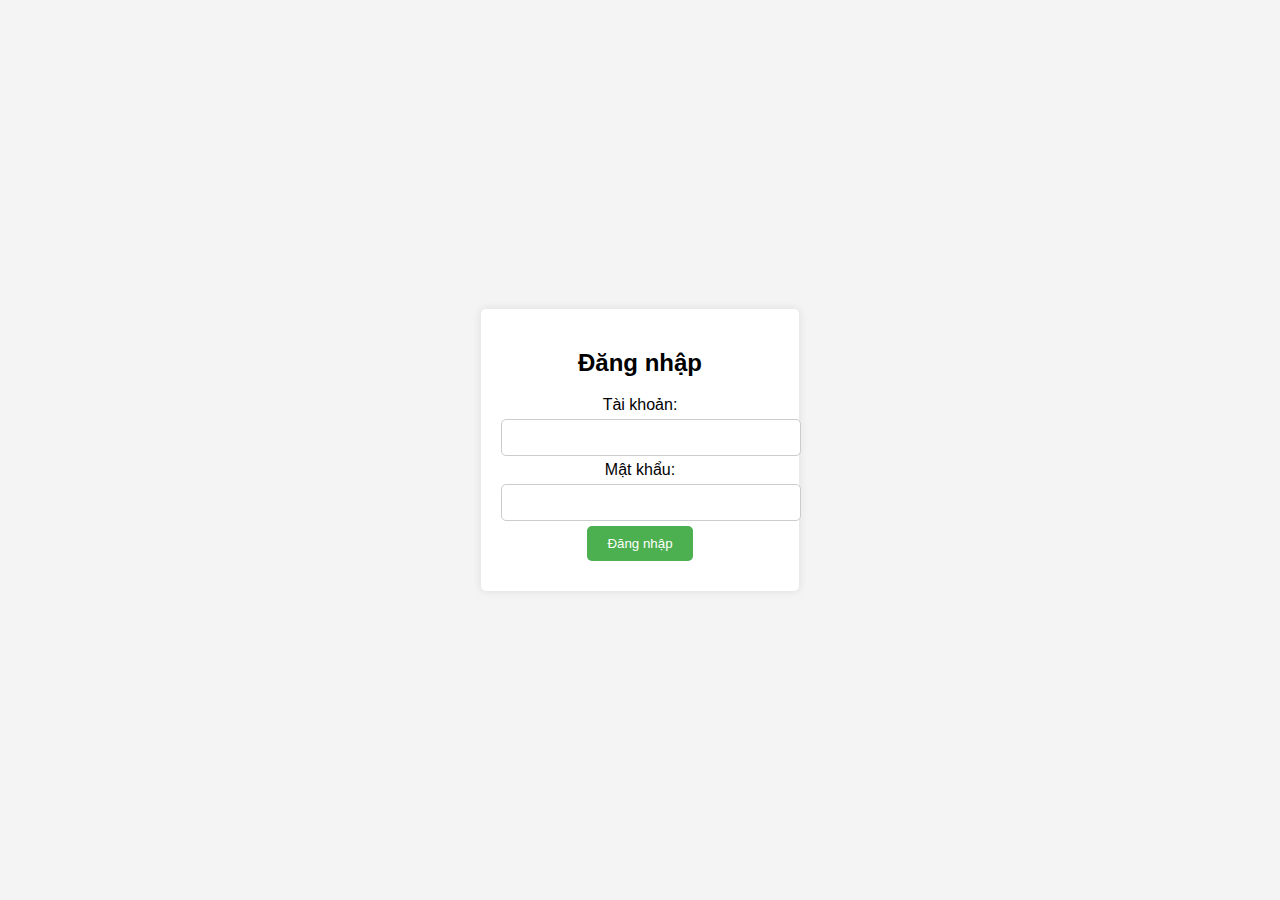
<file: index.html>
<!DOCTYPE html>
<html lang="en">
<head>
<meta charset="UTF-8">
<meta name="viewport" content="width=device-width, initial-scale=1.0">
<title>Đăng nhập</title>
<style>body {
    font-family: Arial, sans-serif;
    margin: 0;
    padding: 0;
    display: flex;
    justify-content: center;
    align-items: center;
    height: 100vh;
    background-color: #f4f4f4;
  }
  
  .login-container {
    background-color: #fff;
    padding: 20px;
    border-radius: 5px;
    box-shadow: 0 0 10px rgba(0, 0, 0, 0.1);
    text-align: center;
  }
  
  input {
    width: 100%;
    padding: 10px;
    margin: 5px 0;
    border: 1px solid #ccc;
    border-radius: 5px;
  }
  
  button {
    padding: 10px 20px;
    background-color: #4CAF50;
    color: white;
    border: none;
    border-radius: 5px;
    cursor: pointer;
  }
  
  .error-message {
    color: red;
    margin-top: 10px;
  }

  
  
  </style>
</head>
<body>

    <div class="login-container">
        <h2>Đăng nhập</h2>
        <form id="login-form">
          <div class="input-group">
            <label for="username">Tài khoản:</label>
            <input type="text" id="username" name="username" required>
          </div>
          <div class="input-group">
            <label for="password">Mật khẩu:</label>
            <input type="password" id="password" name="password" required>
          </div>
          <button type="submit">Đăng nhập</button>
        </form>
        <div id="error-message" class="error-message"></div>
      </div>
      

<script >document.getElementById('login-form').addEventListener('submit', function(event) {
    event.preventDefault();
    var username = document.getElementById('username').value;
    var password = document.getElementById('password').value;
    
    if (username === 'admin' && password === 'password') {
        // Đăng nhập thành công
        alert('Đăng nhập thành công!');
        // Điều hướng đến trang chính
        window.location.href = '../page.html'; // Thay 'homepage.html' bằng đường dẫn của trang chính
    } else {
        // Hiển thị thông báo lỗi
        document.getElementById('error-message').innerText = 'Tên đăng nhập hoặc mật khẩu không đúng.';
    }
});
</script>

</body>
</html>
</file>
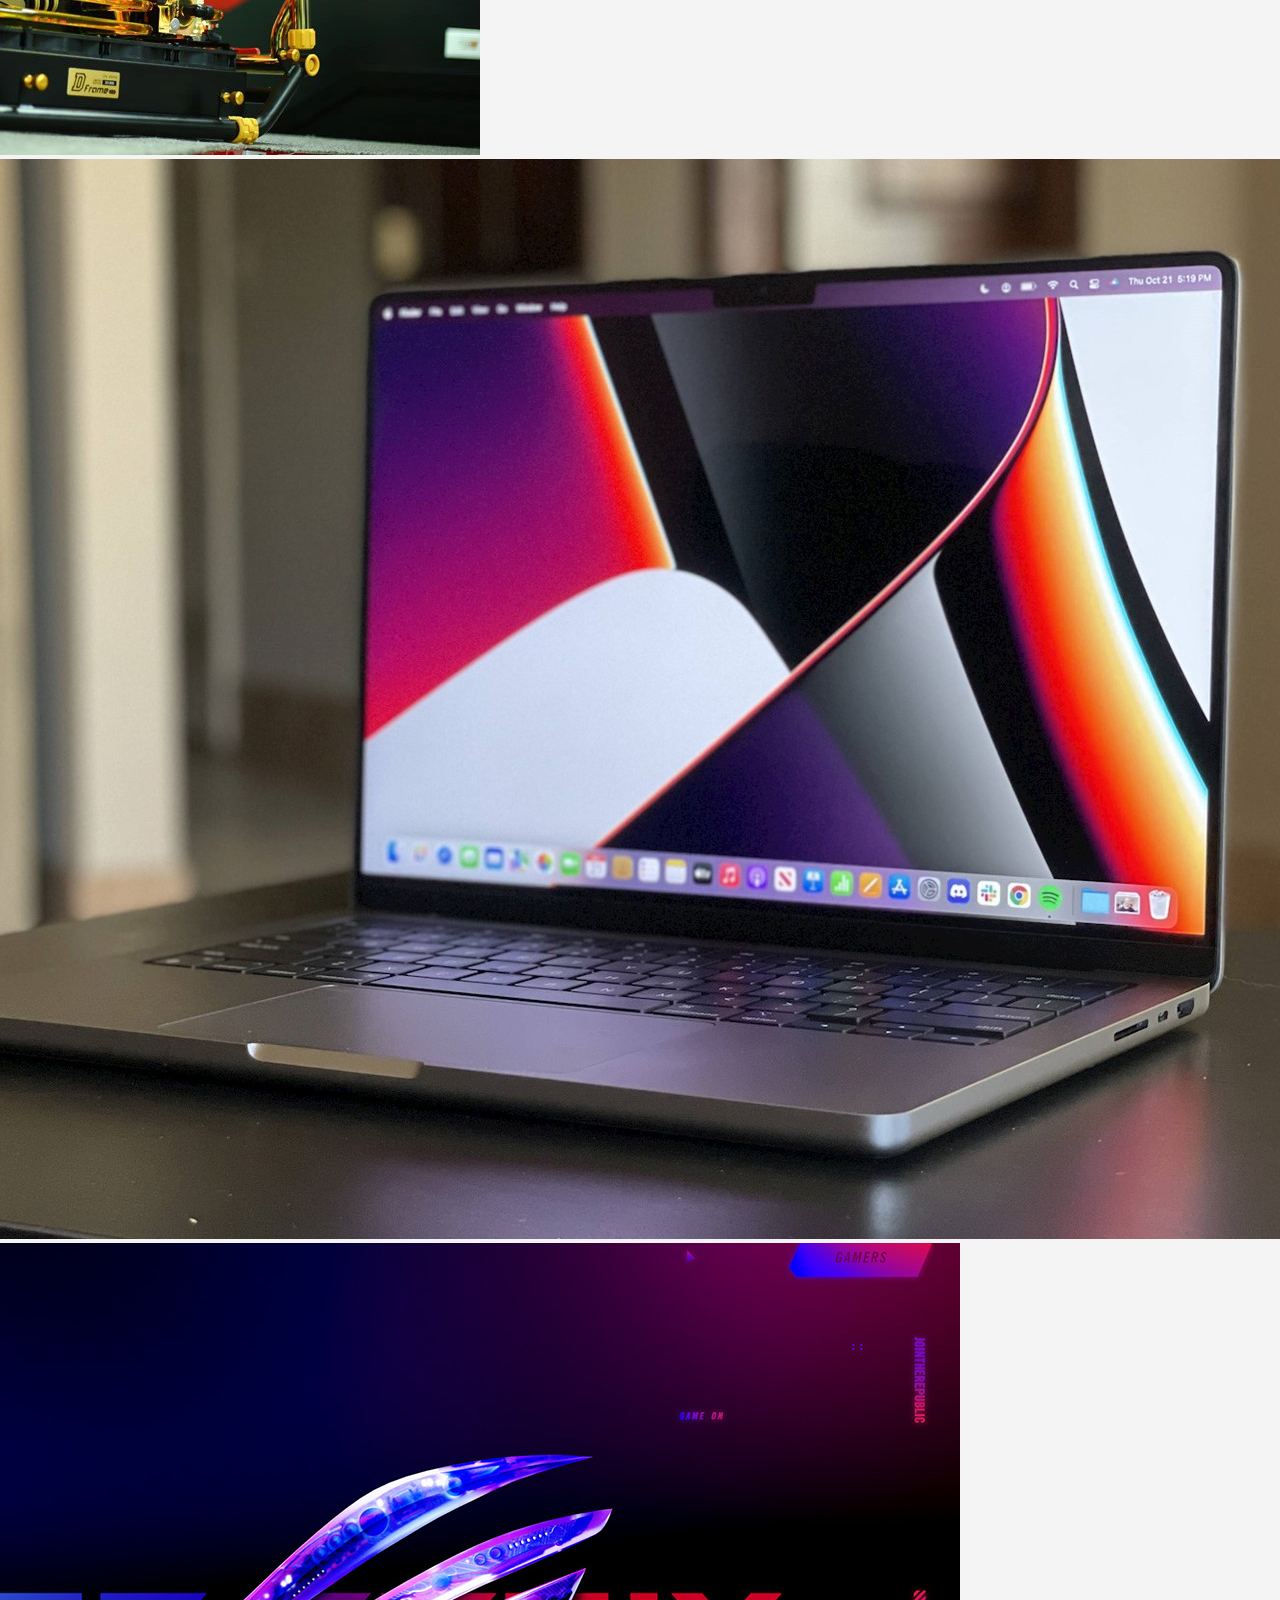
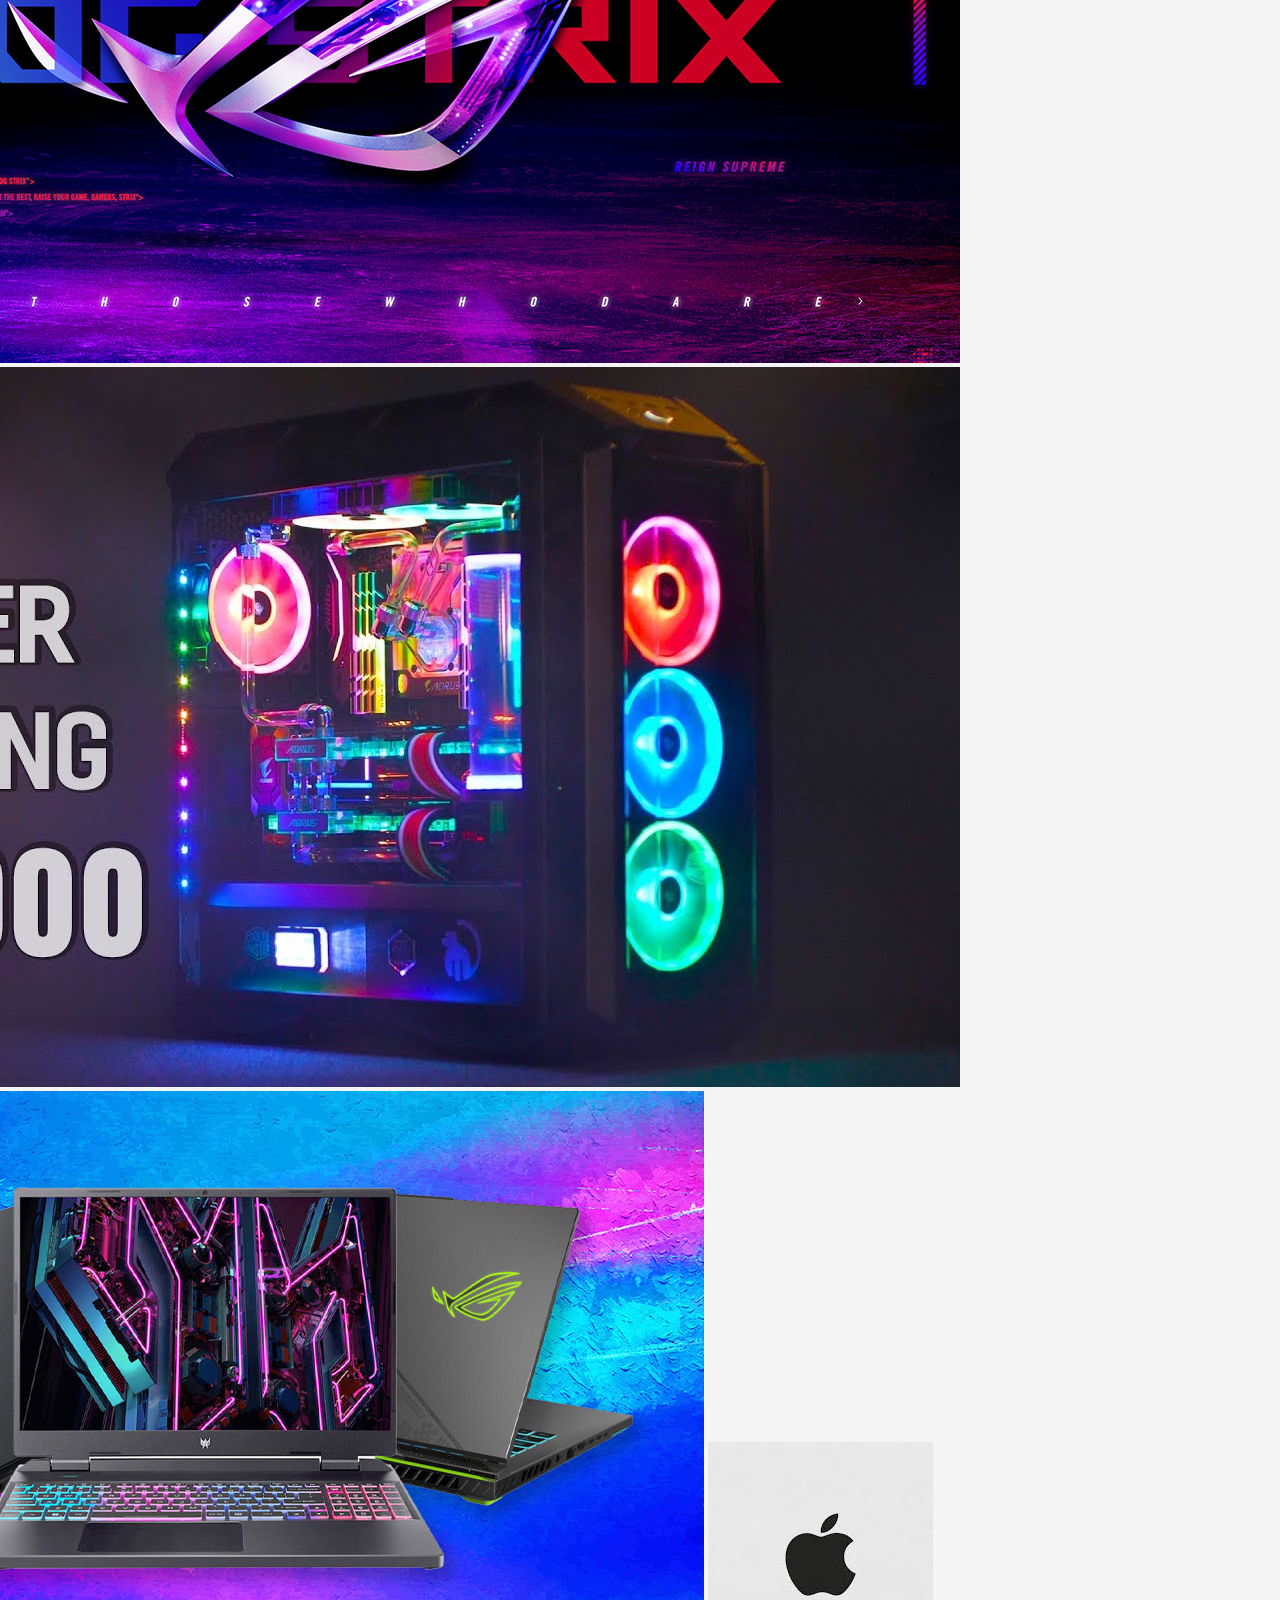
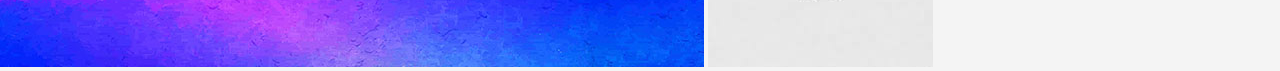
<file: HTML/index.html>
<!DOCTYPE html>
<html lang="en">
<head>
    <meta charset="UTF-8">
    <meta name="viewport" content="width=device-width, initial-scale=1.0">
    <title>Gallery</title>
    <link rel="stylesheet" href="../CSS/style.css">
</head>
<body>
    <div class="gallery">
        <img src="../IMG/23-730x408-1.jpg" alt="Image 1">
        <img src="../IMG/421114974_241356452341499_2733042408528014839_n.jpg" alt="Image 2">
        <img src="../IMG/a2.jpg" alt="Image 3">
        <img src="../IMG/a3.jpg" alt="Image 4">
        <img src="../IMG/apc-sandstorm-pc-case-do-doc-daoimg0016-1-15236756579521514586491.jpg" alt="Image 5">
        <img src="../IMG/hanoimoi.com.vn-uploads-files-_hnmo_m2-pro-max_25.jpeg" alt="Image 6">
        <img src="../IMG/hinh-nen-asus-rog-0.jpg" alt="Image 7">
        <img src="../IMG/maxresdefault.jpg" alt="Image 8">
        <img src="../IMG/top_laptop_gaming_2023.jpg" alt="Image 9">
        <img src="../IMG/tải xuống.jpg" alt="Image 10">
    </div>
    <script src="../JAVA/dsc.js"></script>
</body>
</html>
</file>
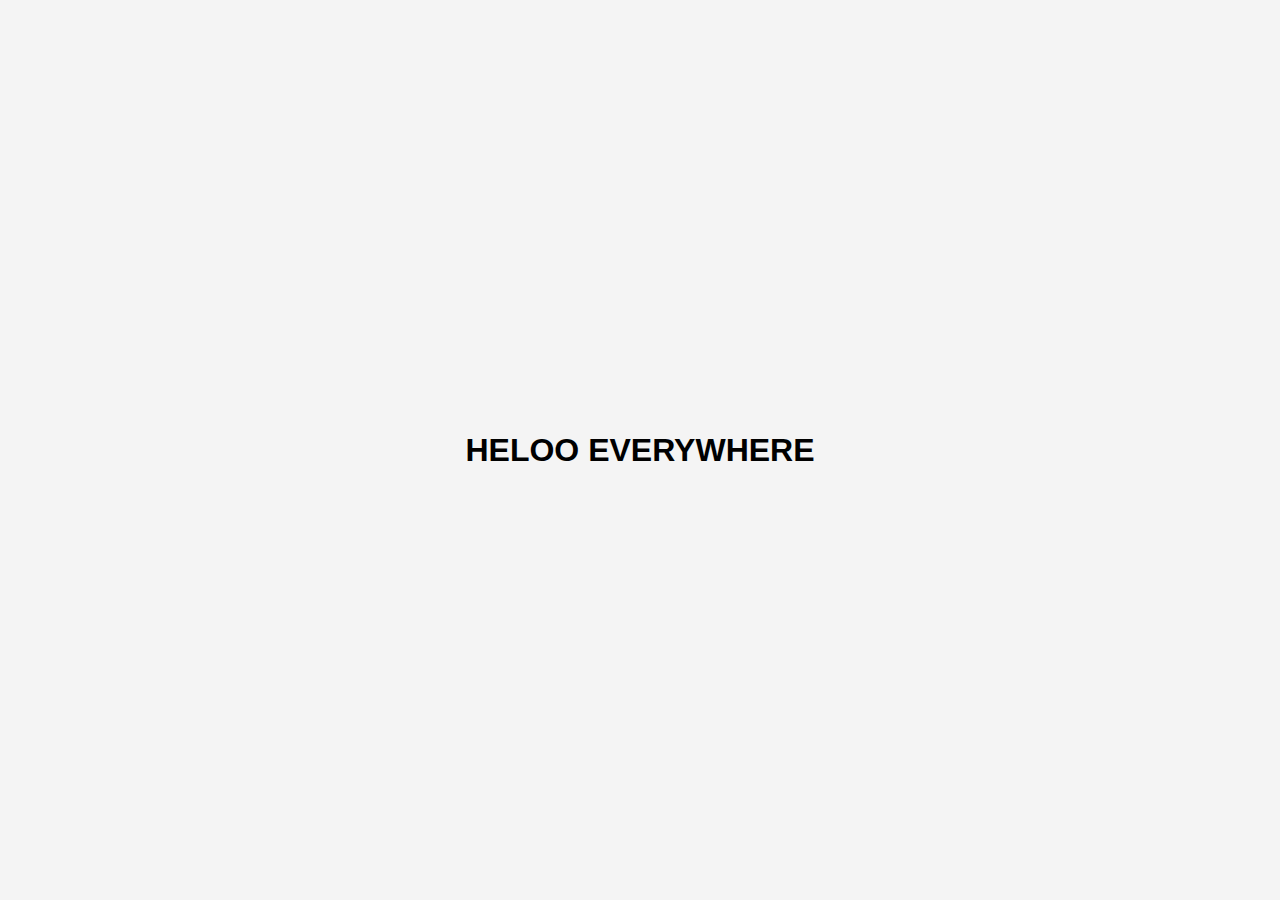
<file: page.html>
<!DOCTYPE html>
<html lang="en">
<head>
<meta charset="UTF-8">
<meta name="viewport" content="width=device-width, initial-scale=1.0">
<title>Đăng nhập</title>
<link rel="stylesheet" href="../CSS/style.css">
</head>
<body>

    <h1>HELOO EVERYWHERE</h1>
      

<script src="../JAVA/dsc.js"></script>

</body>
</html>
</file>
<file: CSS/style.css>
body {
    font-family: Arial, sans-serif;
    margin: 0;
    padding: 0;
    display: flex;
    justify-content: center;
    align-items: center;
    height: 100vh;
    background-color: #f4f4f4;
  }
  
  .login-container {
    background-color: #fff;
    padding: 20px;
    border-radius: 5px;
    box-shadow: 0 0 10px rgba(0, 0, 0, 0.1);
    text-align: center;
  }
  
  input {
    width: 100%;
    padding: 10px;
    margin: 5px 0;
    border: 1px solid #ccc;
    border-radius: 5px;
  }
  
  button {
    padding: 10px 20px;
    background-color: #4CAF50;
    color: white;
    border: none;
    border-radius: 5px;
    cursor: pointer;
  }
  
  .error-message {
    color: red;
    margin-top: 10px;
  }
</file>
